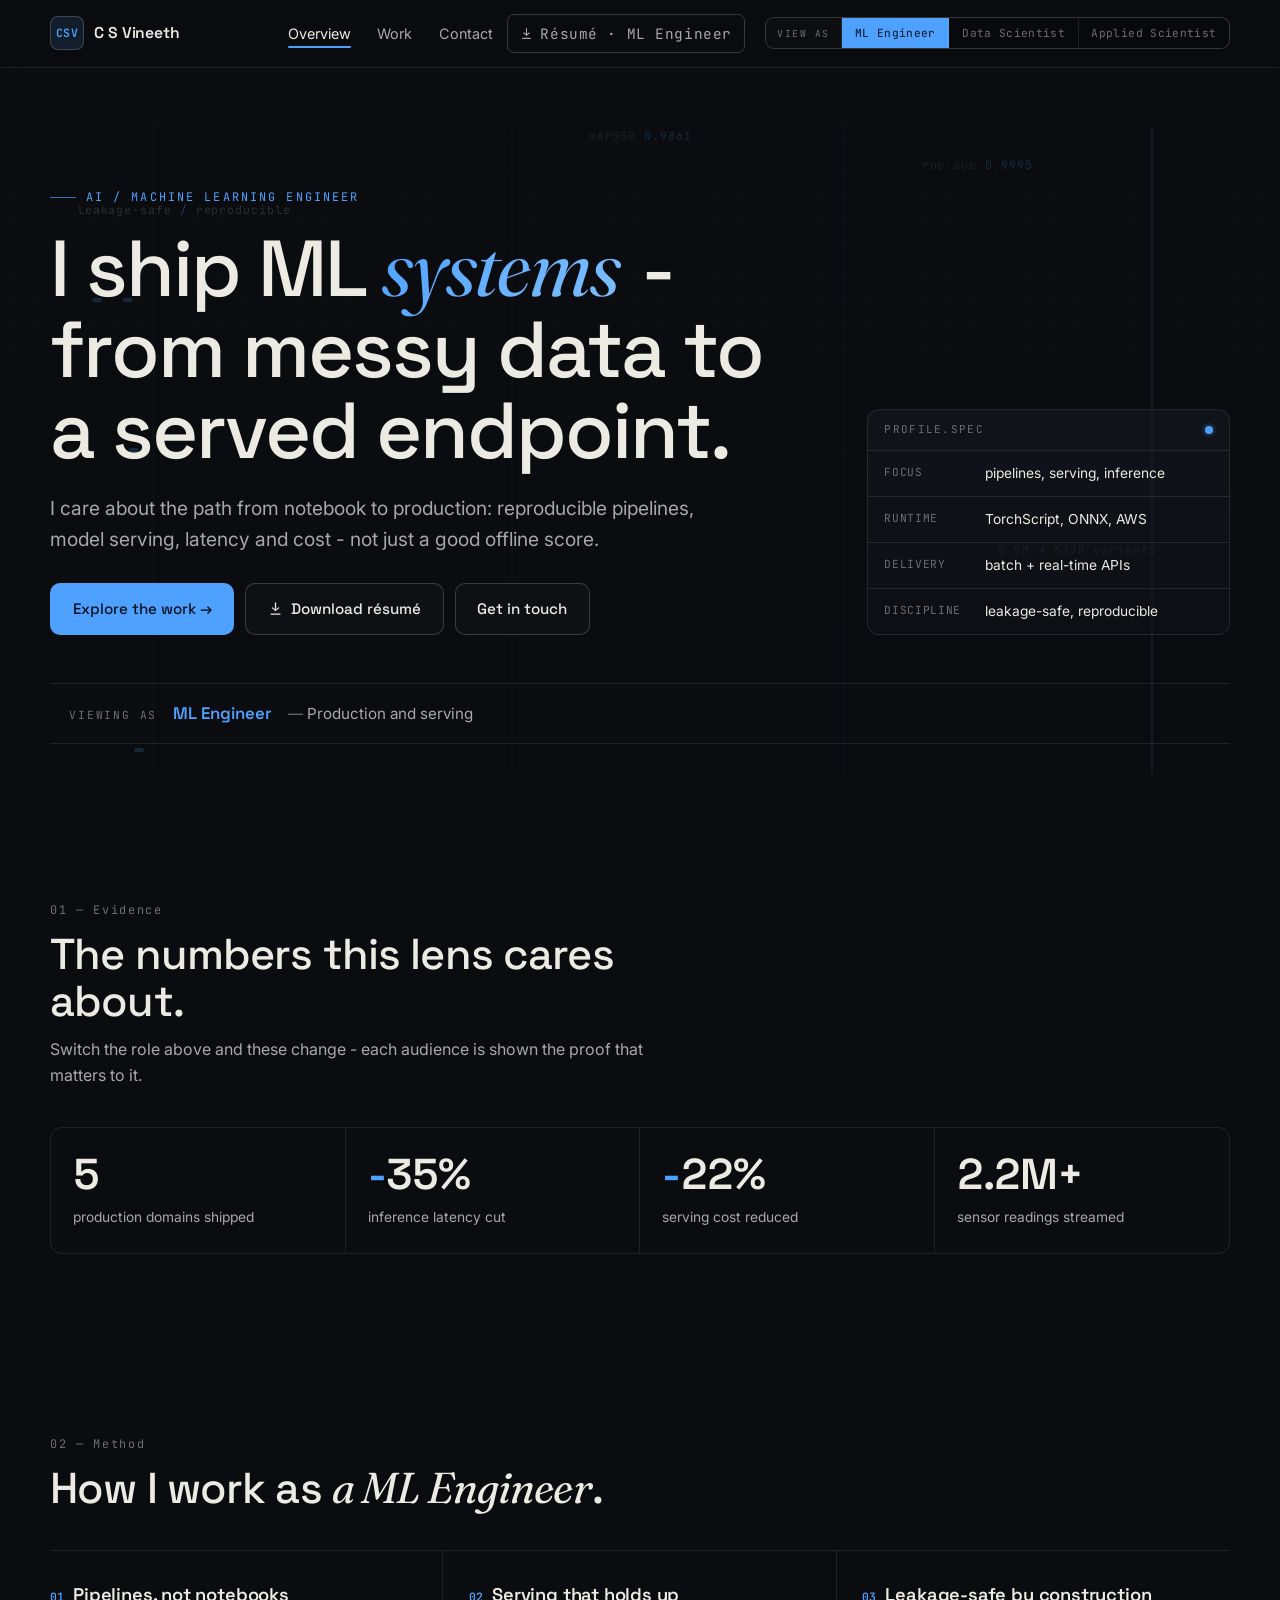
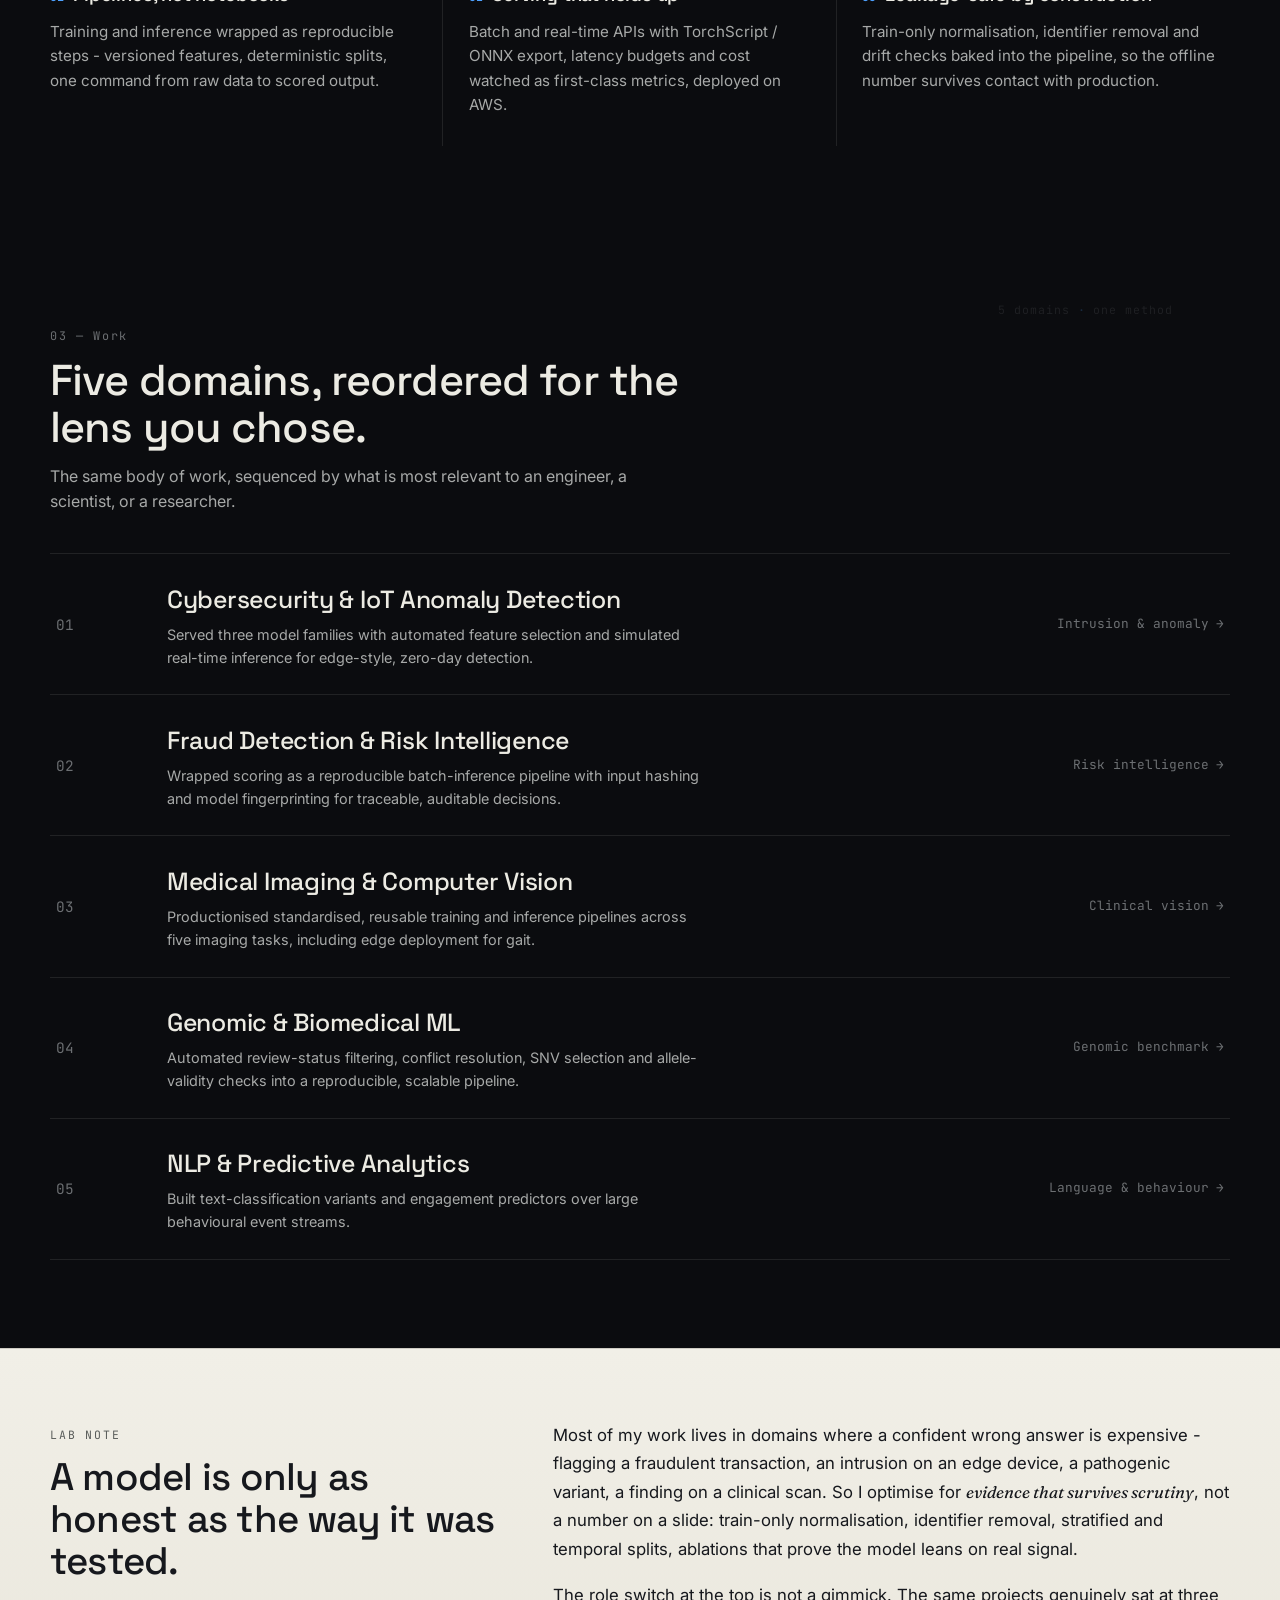
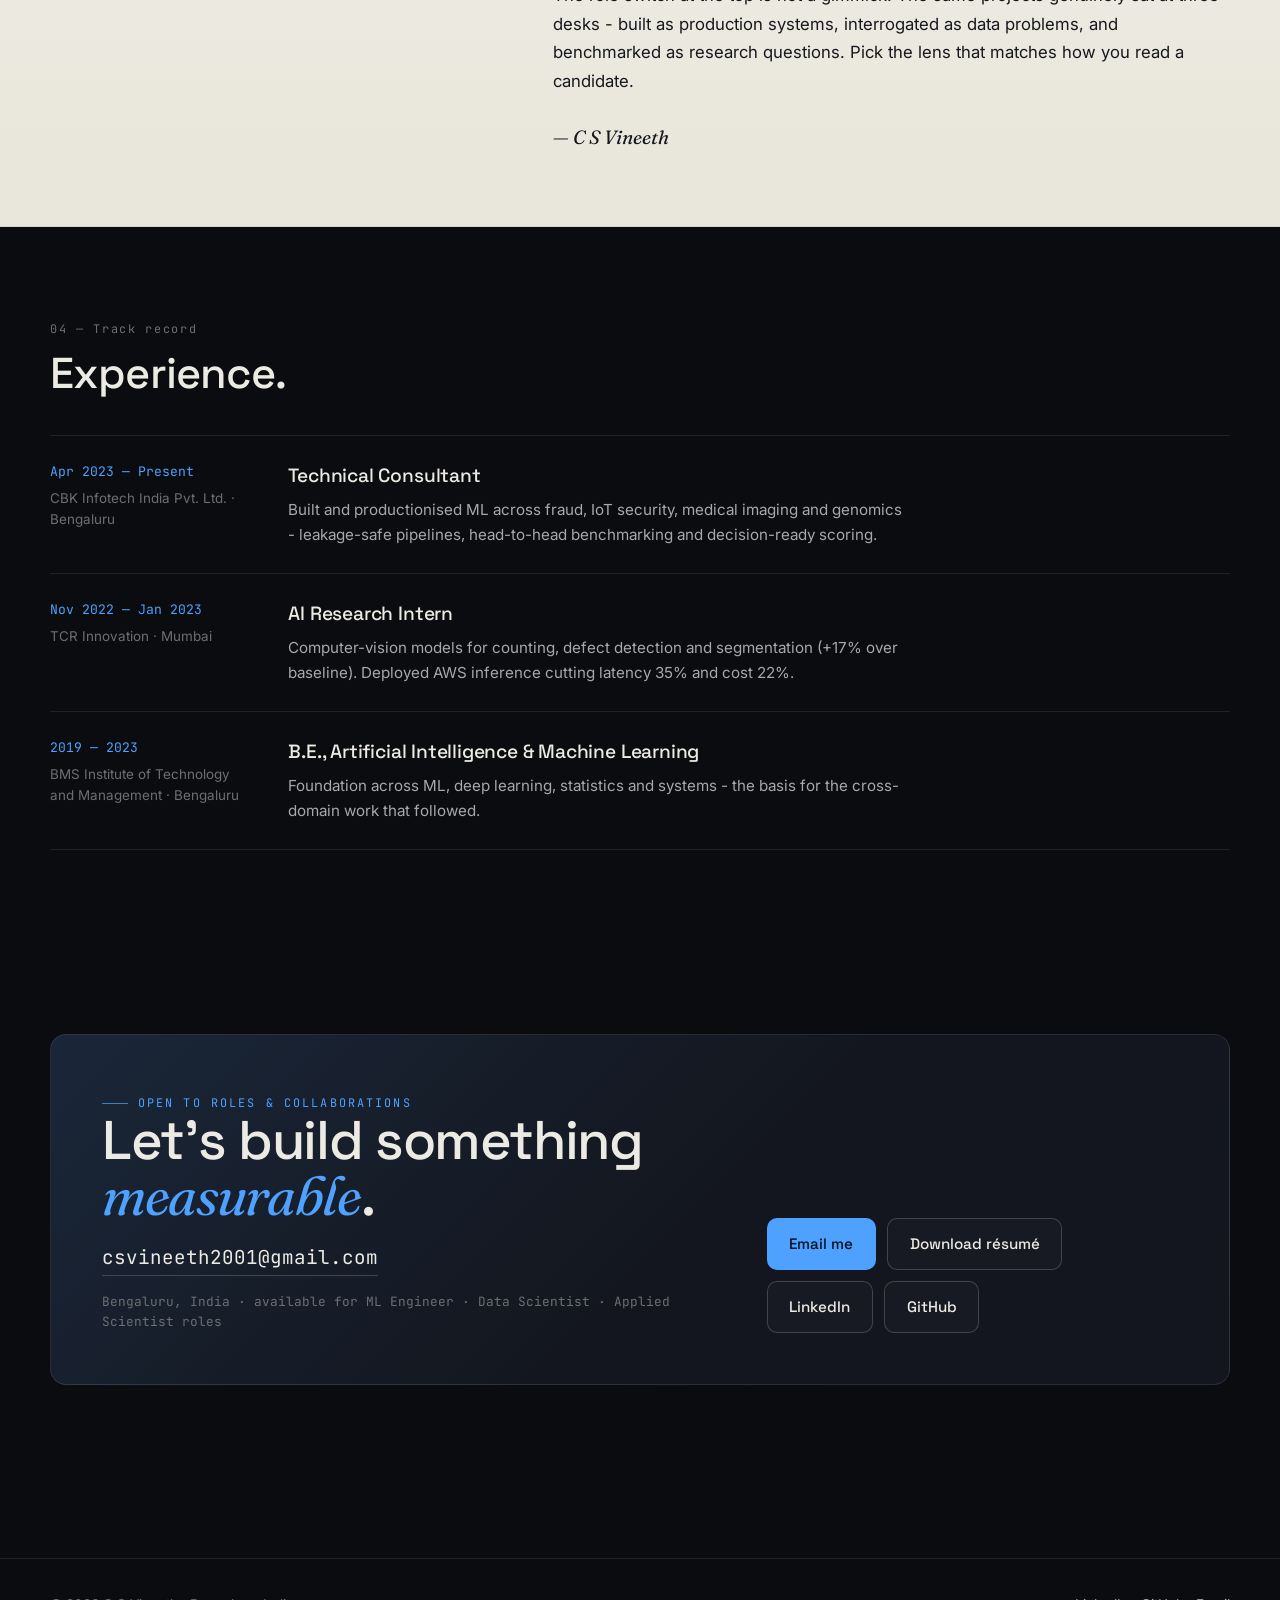
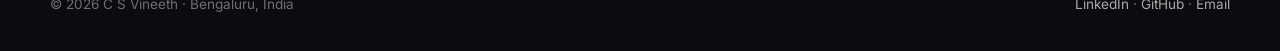
<file: index.html>
<!doctype html>
<html lang="en" data-role="ml">
<head>
  <meta charset="utf-8">
  <meta name="viewport" content="width=device-width, initial-scale=1">
  <title>C S Vineeth — AI/ML Engineer · Data Scientist · Applied Scientist</title>
  <meta name="description" content="Portfolio of C S Vineeth — AI/ML systems across fraud, cybersecurity, medical imaging and genomics. One person, three professional lenses: switch the view by role.">
  <link rel="preconnect" href="https://fonts.googleapis.com">
  <link rel="preconnect" href="https://fonts.gstatic.com" crossorigin>
  <link href="https://fonts.googleapis.com/css2?family=Fraunces:ital,opsz,wght@1,9..144,400;1,9..144,500&family=Space+Grotesk:wght@400;500;600;700&family=Inter:wght@400;500;600&family=JetBrains+Mono:wght@400;500&display=swap" rel="stylesheet">
  <link rel="stylesheet" href="styles.css">
</head>
<body data-page="home">
  <canvas class="scene-bg" aria-hidden="true"></canvas>

  <header class="site-header">
    <div class="wrap nav">
      <a class="brand" href="index.html">
        <span class="brand-mark">CSV</span>
        <span class="brand-text">C S Vineeth</span>
      </a>
      <button class="menu-btn" type="button" aria-label="Menu">Menu</button>
      <nav class="nav-links" aria-label="Primary">
        <a href="index.html" class="active">Overview</a>
        <a href="work.html">Work</a>
        <a href="contact.html">Contact</a>
        <a class="nav-download" data-resume href="resume/CS_Vineeth_ML_Engineer.pdf" download>
          <svg viewBox="0 0 24 24" fill="none" stroke="currentColor" stroke-width="2" stroke-linecap="round" stroke-linejoin="round" aria-hidden="true"><path d="M12 3v12"/><path d="m7 11 5 4 5-4"/><path d="M5 21h14"/></svg>
          <span data-resume-label>Résumé · ML Engineer</span>
        </a>
      </nav>
      <div class="role-switch" role="group" aria-label="View portfolio as">
        <button data-role="ml" aria-pressed="true">ML Engineer</button>
        <button data-role="ds" aria-pressed="false">Data Scientist</button>
        <button data-role="as" aria-pressed="false">Applied Scientist</button>
      </div>
    </div>
  </header>

  <main>
    <section class="hero">
      <div class="wrap">
        <div class="floaters" aria-hidden="true">
          <span class="float-label" style="--x:6%;--y:18%;--delay:0s;--dur:10s">leakage-safe <span class="fl-accent">/</span> reproducible</span>
          <span class="float-label dim" style="--x:72%;--y:12%;--delay:1.2s;--dur:12s">roc-auc <span class="fl-accent">0.9995</span></span>
          <span class="float-label" style="--x:78%;--y:64%;--delay:0.6s;--dur:9s">8.9M <span class="fl-accent">&#8594;</span> 637K variants</span>
          <span class="float-label dim" style="--x:10%;--y:74%;--delay:2s;--dur:11s">211K+ flows</span>
          <span class="float-label dim" style="--x:46%;--y:8%;--delay:1.6s;--dur:13s">mAP@50 <span class="fl-accent">0.9861</span></span>
        </div>
        <div class="hero-grid">
          <div>
            <p class="eyebrow" data-hero-eyebrow>AI / Machine Learning Engineer</p>
            <h1 data-hero-title>I ship ML <span class="serif-it">systems</span> - from messy data to a served endpoint.</h1>
            <p class="hero-statement" data-hero-statement></p>
            <div class="hero-actions" style="display:flex;flex-wrap:wrap;gap:0.7rem;margin-top:1.8rem;">
              <a class="btn primary" href="work.html">Explore the work &#8594;</a>
              <a class="btn ghost" data-resume href="resume/CS_Vineeth_ML_Engineer.pdf" download>
                <svg class="ic" viewBox="0 0 24 24" fill="none" stroke="currentColor" stroke-width="2" stroke-linecap="round" stroke-linejoin="round" aria-hidden="true"><path d="M12 3v12"/><path d="m7 11 5 4 5-4"/><path d="M5 21h14"/></svg>
                Download résumé
              </a>
              <a class="btn ghost" href="contact.html">Get in touch</a>
            </div>
          </div>
          <aside class="spec" aria-label="Profile spec">
            <div class="spec-head"><span>profile.spec</span><span class="dot"></span></div>
            <div data-spec></div>
          </aside>
        </div>

        <div class="mode-bar" aria-live="polite">
          <span class="label">Viewing as</span>
          <span class="role-name" data-mode-name>ML Engineer</span>
          <span class="role-mode" data-mode-mode>Production and serving</span>
        </div>
      </div>
    </section>

    <section class="section">
      <div class="wrap">
        <div class="section-head reveal">
          <span class="section-num">01 — Evidence</span>
          <h2>The numbers this lens cares about.</h2>
          <p data-when="unlocked">Switch the role above and these change - each audience is shown the proof that matters to it.</p>
          <p data-when="locked">Selected for the <span data-lock-role>ML Engineer</span> brief - the proof that matters for this role.</p>
        </div>
        <div class="metric-row reveal" data-metrics></div>
      </div>
    </section>

    <section class="section">
      <div class="wrap">
        <div class="section-head reveal">
          <span class="section-num">02 — Method</span>
          <h2>How I work as <span class="serif-it" data-approach-role>an ML Engineer</span>.</h2>
        </div>
        <div class="approach-grid reveal" data-approach></div>
      </div>
    </section>

    <section class="section">
      <div class="wrap">
        <div class="floaters" aria-hidden="true">
          <span class="float-label dim" style="--x:78%;--y:6%;--delay:0.3s;--dur:12s">5 domains <span class="fl-accent">·</span> one method</span>
        </div>
        <div class="section-head reveal">
          <span class="section-num">03 — Work</span>
          <h2>Five domains, reordered for the lens you chose.</h2>
          <p data-when="unlocked">The same body of work, sequenced by what is most relevant to an engineer, a scientist, or a researcher.</p>
          <p data-when="locked">The same body of work, ordered for <span data-lock-role>ML Engineer</span> priorities.</p>
        </div>
        <div class="domain-list reveal" data-domains></div>
      </div>
    </section>

    <section class="note-band">
      <div class="wrap note-inner reveal">
        <div>
          <span class="note-kicker">Lab note</span>
          <h2>A model is only as honest as the way it was tested.</h2>
        </div>
        <div class="note-body">
          <p>Most of my work lives in domains where a confident wrong answer is expensive - flagging a fraudulent transaction, an intrusion on an edge device, a pathogenic variant, a finding on a clinical scan. So I optimise for <span class="lead-mark">evidence that survives scrutiny</span>, not a number on a slide: train-only normalisation, identifier removal, stratified and temporal splits, ablations that prove the model leans on real signal.</p>
          <p data-when="unlocked">The role switch at the top is not a gimmick. The same projects genuinely sat at three desks - built as production systems, interrogated as data problems, and benchmarked as research questions. Pick the lens that matches how you read a candidate.</p>
          <p data-when="locked">These same projects sat at three desks - built as production systems, interrogated as data problems, and benchmarked as research questions. You are seeing the <span data-lock-role>ML Engineer</span> view of this work.</p>
          <p class="sig">— C S Vineeth</p>
        </div>
      </div>
    </section>

    <section class="section">
      <div class="wrap">
        <div class="section-head reveal">
          <span class="section-num">04 — Track record</span>
          <h2>Experience.</h2>
        </div>
        <div class="timeline reveal">
          <div class="tl-item">
            <div><div class="when">Apr 2023 — Present</div><div class="where">CBK Infotech India Pvt. Ltd. · Bengaluru</div></div>
            <div><h3>Technical Consultant</h3><p>Built and productionised ML across fraud, IoT security, medical imaging and genomics - leakage-safe pipelines, head-to-head benchmarking and decision-ready scoring.</p></div>
          </div>
          <div class="tl-item">
            <div><div class="when">Nov 2022 — Jan 2023</div><div class="where">TCR Innovation · Mumbai</div></div>
            <div><h3>AI Research Intern</h3><p>Computer-vision models for counting, defect detection and segmentation (+17% over baseline). Deployed AWS inference cutting latency 35% and cost 22%.</p></div>
          </div>
          <div class="tl-item">
            <div><div class="when">2019 — 2023</div><div class="where">BMS Institute of Technology and Management · Bengaluru</div></div>
            <div><h3>B.E., Artificial Intelligence &amp; Machine Learning</h3><p>Foundation across ML, deep learning, statistics and systems - the basis for the cross-domain work that followed.</p></div>
          </div>
        </div>
      </div>
    </section>

    <section class="contact-band">
      <div class="wrap">
        <div class="contact-inner reveal">
          <div>
            <span class="eyebrow">Open to roles &amp; collaborations</span>
            <h2>Let's build something <span class="serif-it">measurable</span>.</h2>
            <a class="mail" href="mailto:csvineeth2001@gmail.com">csvineeth2001@gmail.com</a>
            <p class="contact-meta">Bengaluru, India · available for ML Engineer · Data Scientist · Applied Scientist roles</p>
          </div>
          <div class="contact-actions">
            <a class="btn primary" href="mailto:csvineeth2001@gmail.com">Email me</a>
            <a class="btn ghost" data-resume href="resume/CS_Vineeth_ML_Engineer.pdf" download>Download résumé</a>
            <a class="btn ghost" href="https://www.linkedin.com/in/c-s-vineeth-751b74229/" target="_blank" rel="noopener">LinkedIn</a>
            <a class="btn ghost" href="https://github.com/Vineeth1007" target="_blank" rel="noopener">GitHub</a>
          </div>
        </div>
      </div>
    </section>
  </main>

  <footer class="site-footer">
    <div class="wrap footer-row">
      <span>© 2026 C S Vineeth · Bengaluru, India</span>
      <span>
        <a href="https://www.linkedin.com/in/c-s-vineeth-751b74229/" target="_blank" rel="noopener">LinkedIn</a> ·
        <a href="https://github.com/Vineeth1007" target="_blank" rel="noopener">GitHub</a> ·
        <a href="mailto:csvineeth2001@gmail.com">Email</a>
      </span>
    </div>
  </footer>

  <script src="data.js"></script>
  <script src="main.js"></script>
</body>
</html>
</file>
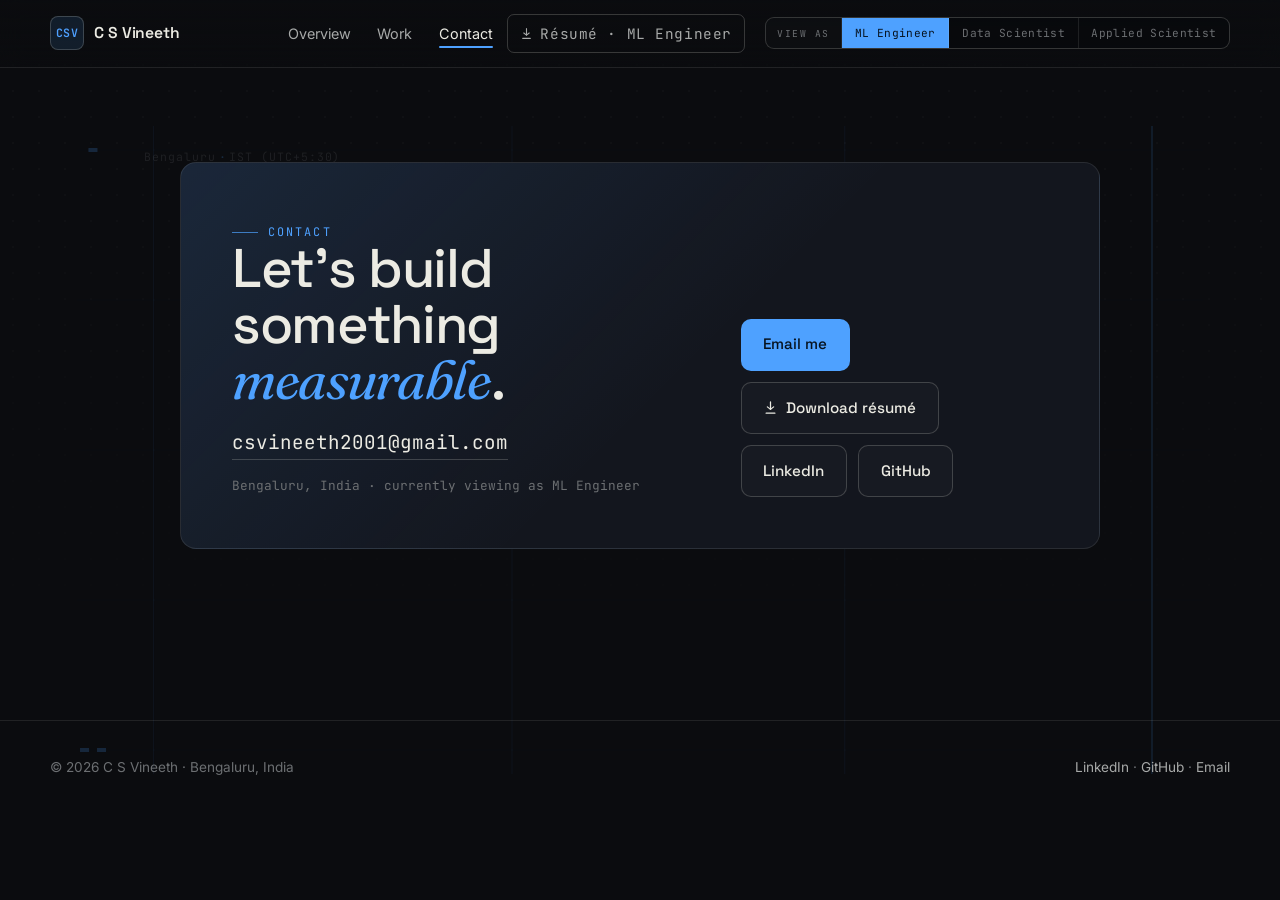
<file: contact.html>
<!doctype html>
<html lang="en" data-role="ml">
<head>
  <meta charset="utf-8">
  <meta name="viewport" content="width=device-width, initial-scale=1">
  <title>Contact — C S Vineeth</title>
  <meta name="description" content="Get in touch with C S Vineeth — AI/ML Engineer, Data Scientist, Applied Scientist. Bengaluru, India.">
  <link rel="preconnect" href="https://fonts.googleapis.com">
  <link rel="preconnect" href="https://fonts.gstatic.com" crossorigin>
  <link href="https://fonts.googleapis.com/css2?family=Fraunces:ital,opsz,wght@1,9..144,400;1,9..144,500&family=Space+Grotesk:wght@400;500;600;700&family=Inter:wght@400;500;600&family=JetBrains+Mono:wght@400;500&display=swap" rel="stylesheet">
  <link rel="stylesheet" href="styles.css">
</head>
<body data-page="contact">
  <canvas class="scene-bg" aria-hidden="true"></canvas>

  <header class="site-header">
    <div class="wrap nav">
      <a class="brand" href="index.html">
        <span class="brand-mark">CSV</span>
        <span class="brand-text">C S Vineeth</span>
      </a>
      <button class="menu-btn" type="button" aria-label="Menu">Menu</button>
      <nav class="nav-links" aria-label="Primary">
        <a href="index.html">Overview</a>
        <a href="work.html">Work</a>
        <a href="contact.html" class="active">Contact</a>
        <a class="nav-download" data-resume href="resume/CS_Vineeth_ML_Engineer.pdf" download>
          <svg viewBox="0 0 24 24" fill="none" stroke="currentColor" stroke-width="2" stroke-linecap="round" stroke-linejoin="round" aria-hidden="true"><path d="M12 3v12"/><path d="m7 11 5 4 5-4"/><path d="M5 21h14"/></svg>
          <span data-resume-label>Résumé · ML Engineer</span>
        </a>
      </nav>
      <div class="role-switch" role="group" aria-label="View portfolio as">
        <button data-role="ml" aria-pressed="true">ML Engineer</button>
        <button data-role="ds" aria-pressed="false">Data Scientist</button>
        <button data-role="as" aria-pressed="false">Applied Scientist</button>
      </div>
    </div>
  </header>

  <main>
    <section class="section wrap contact-page">
      <div class="floaters" aria-hidden="true">
        <span class="float-label dim" style="--x:8%;--y:14%;--delay:0s;--dur:11s">Bengaluru&#8201;<span class="fl-accent">·</span>&#8201;IST&nbsp;(UTC+5:30)</span>
        <span class="float-label dim" style="--x:70%;--y:78%;--delay:1.4s;--dur:13s">open&nbsp;to&#8201;<span class="fl-accent">3</span>&#8201;role&nbsp;lenses</span>
      </div>
      <div class="contact-inner reveal" style="max-width:920px;">
        <div>
          <span class="eyebrow">Contact</span>
          <h2>Let's build something <span class="serif-it">measurable</span>.</h2>
          <a class="mail" href="mailto:csvineeth2001@gmail.com">csvineeth2001@gmail.com</a>
          <p class="contact-meta" data-mode-line>Bengaluru, India · currently viewing as ML Engineer</p>
        </div>
        <div class="contact-actions">
          <a class="btn primary" href="mailto:csvineeth2001@gmail.com">Email me</a>
          <a class="btn ghost" data-resume href="resume/CS_Vineeth_ML_Engineer.pdf" download>
            <svg class="ic" viewBox="0 0 24 24" fill="none" stroke="currentColor" stroke-width="2" stroke-linecap="round" stroke-linejoin="round" aria-hidden="true"><path d="M12 3v12"/><path d="m7 11 5 4 5-4"/><path d="M5 21h14"/></svg>
            Download résumé
          </a>
          <a class="btn ghost" href="https://www.linkedin.com/in/c-s-vineeth-751b74229/" target="_blank" rel="noopener">LinkedIn</a>
          <a class="btn ghost" href="https://github.com/Vineeth1007" target="_blank" rel="noopener">GitHub</a>
        </div>
      </div>
    </section>
  </main>

  <footer class="site-footer">
    <div class="wrap footer-row">
      <span>© 2026 C S Vineeth · Bengaluru, India</span>
      <span>
        <a href="https://www.linkedin.com/in/c-s-vineeth-751b74229/" target="_blank" rel="noopener">LinkedIn</a> ·
        <a href="https://github.com/Vineeth1007" target="_blank" rel="noopener">GitHub</a> ·
        <a href="mailto:csvineeth2001@gmail.com">Email</a>
      </span>
    </div>
  </footer>

  <script src="data.js"></script>
  <script src="main.js"></script>
</body>
</html>
</file>
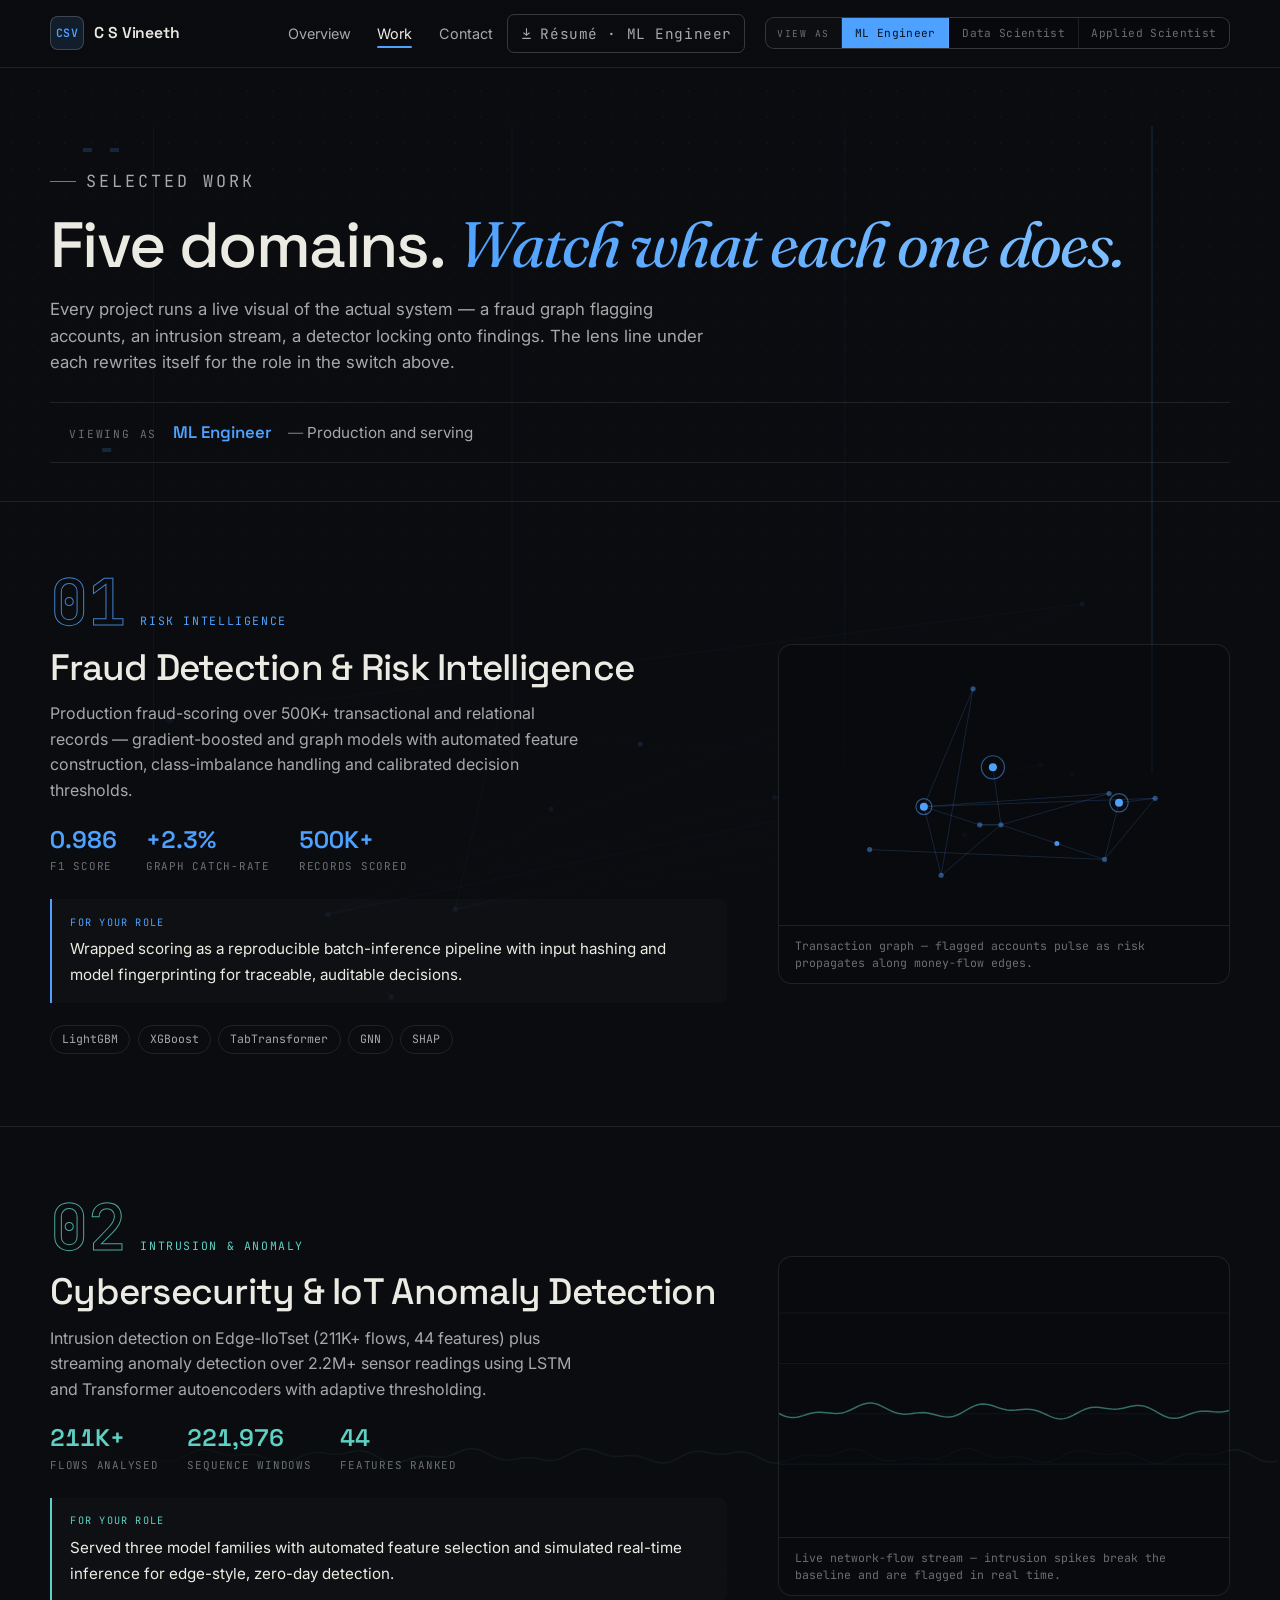
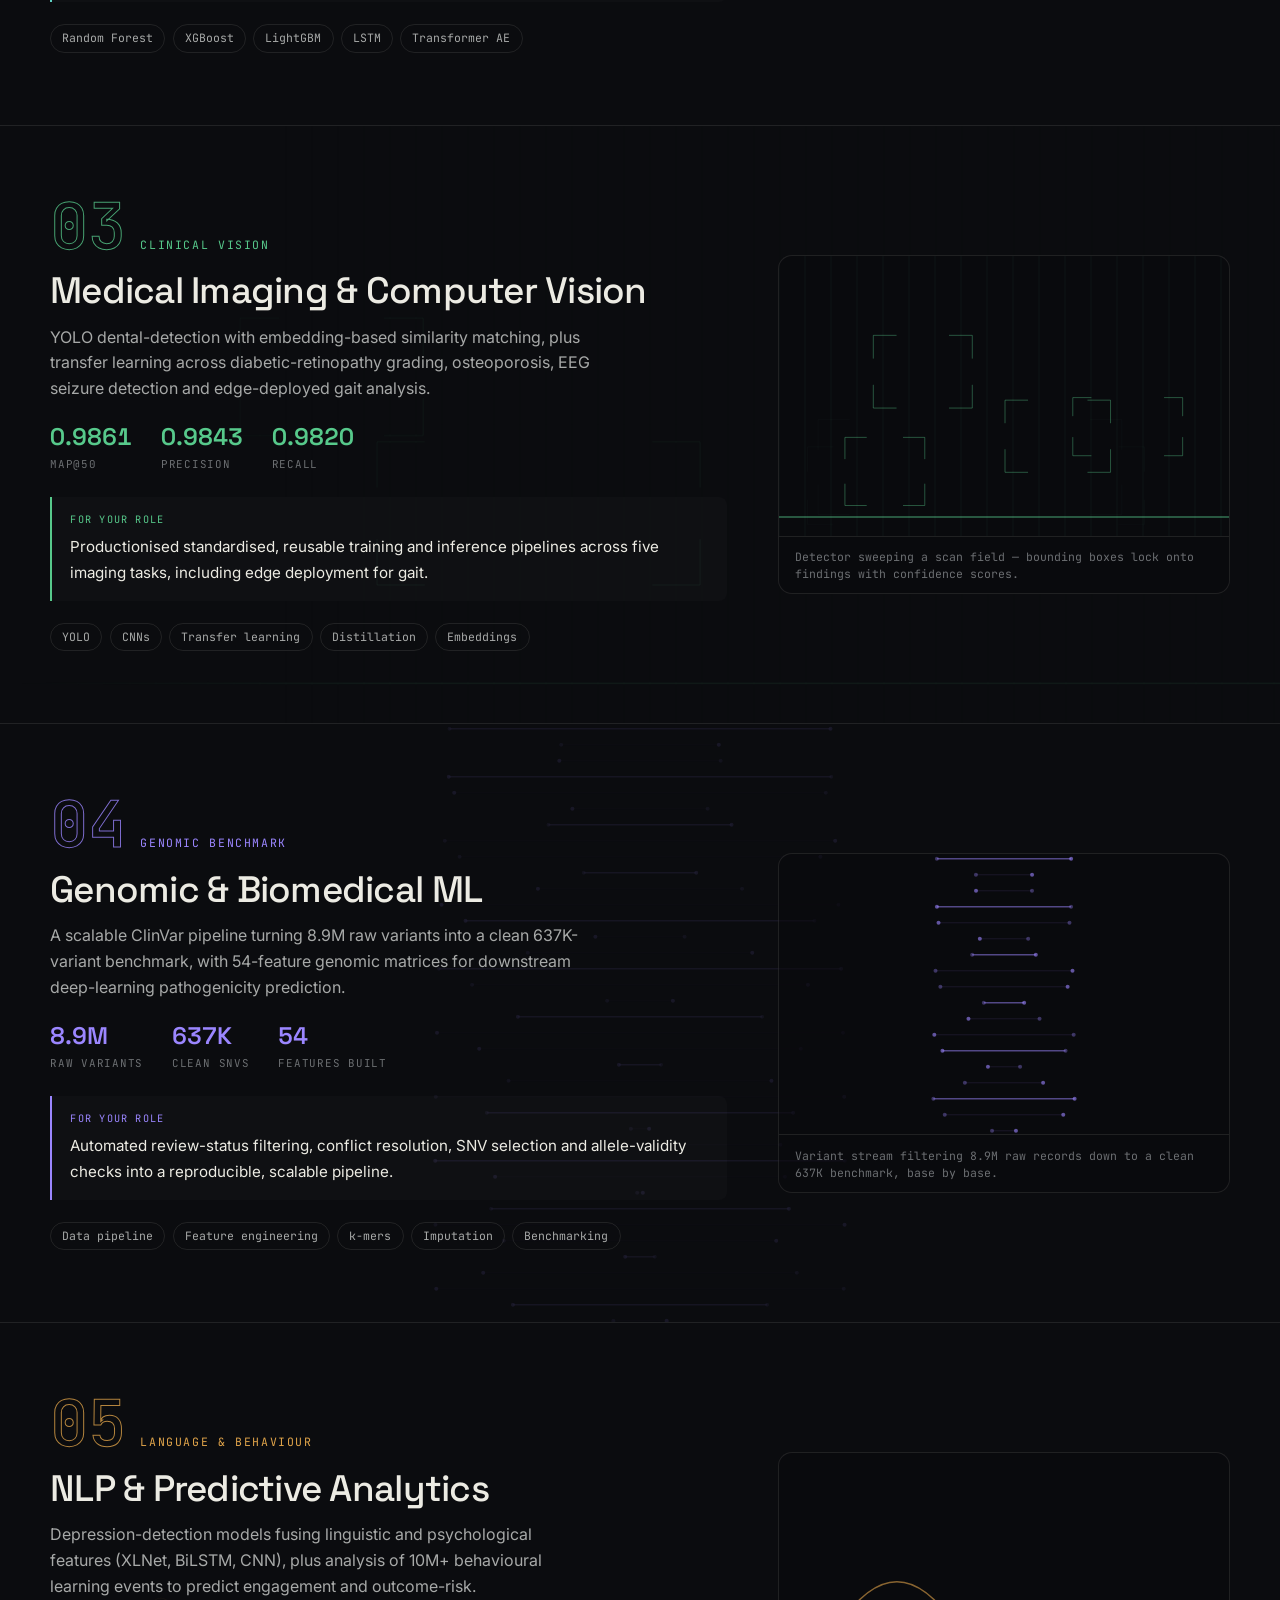
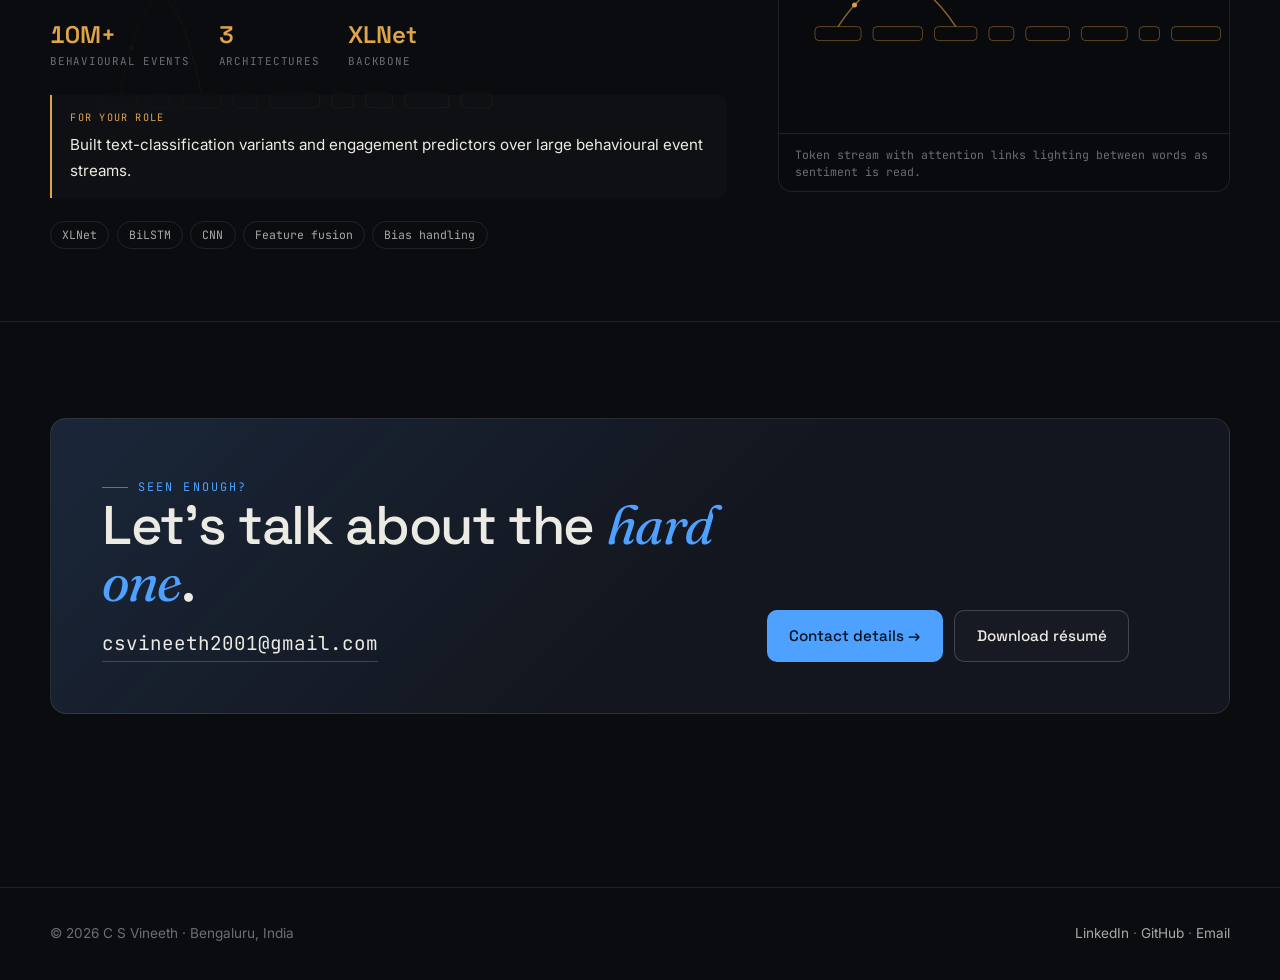
<file: work.html>
<!doctype html>
<html lang="en" data-role="ml">
<head>
  <meta charset="utf-8">
  <meta name="viewport" content="width=device-width, initial-scale=1">
  <title>Work — C S Vineeth</title>
  <meta name="description" content="Projects by C S Vineeth across fraud, cybersecurity, medical imaging, genomics and NLP — each with a live visual of what the system actually does.">
  <link rel="preconnect" href="https://fonts.googleapis.com">
  <link rel="preconnect" href="https://fonts.gstatic.com" crossorigin>
  <link href="https://fonts.googleapis.com/css2?family=Fraunces:ital,opsz,wght@1,9..144,400;1,9..144,500&family=Space+Grotesk:wght@400;500;600;700&family=Inter:wght@400;500;600&family=JetBrains+Mono:wght@400;500&display=swap" rel="stylesheet">
  <link rel="stylesheet" href="styles.css">
</head>
<body data-page="work">
  <canvas class="scene-bg" aria-hidden="true"></canvas>

  <header class="site-header">
    <div class="wrap nav">
      <a class="brand" href="index.html">
        <span class="brand-mark">CSV</span>
        <span class="brand-text">C S Vineeth</span>
      </a>
      <button class="menu-btn" type="button" aria-label="Menu">Menu</button>
      <nav class="nav-links" aria-label="Primary">
        <a href="index.html">Overview</a>
        <a href="work.html" class="active">Work</a>
        <a href="contact.html">Contact</a>
        <a class="nav-download" data-resume href="resume/CS_Vineeth_ML_Engineer.pdf" download>
          <svg viewBox="0 0 24 24" fill="none" stroke="currentColor" stroke-width="2" stroke-linecap="round" stroke-linejoin="round" aria-hidden="true"><path d="M12 3v12"/><path d="m7 11 5 4 5-4"/><path d="M5 21h14"/></svg>
          <span data-resume-label>Résumé · ML Engineer</span>
        </a>
      </nav>
      <div class="role-switch" role="group" aria-label="View portfolio as">
        <button data-role="ml" aria-pressed="true">ML Engineer</button>
        <button data-role="ds" aria-pressed="false">Data Scientist</button>
        <button data-role="as" aria-pressed="false">Applied Scientist</button>
      </div>
    </div>
  </header>

  <main>
    <section class="work-intro">
      <div class="wrap">
        <div class="floaters" aria-hidden="true">
          <span class="float-label dim" style="--x:74%;--y:22%;--delay:0.4s;--dur:11s">same&nbsp;work&#8201;<span class="fl-accent">·</span>&#8201;your&nbsp;framing</span>
        </div>
        <p class="eyebrow">Selected work</p>
        <h1>Five domains. <span class="serif-it">Watch what each one does.</span></h1>
        <p data-when="unlocked">Every project runs a live visual of the actual system — a fraud graph flagging accounts, an intrusion stream, a detector locking onto findings. The lens line under each rewrites itself for the role in the switch above.</p>
        <p data-when="locked">Every project runs a live visual of the actual system — a fraud graph flagging accounts, an intrusion stream, a detector locking onto findings. Everything below is framed for the <span data-lock-role>ML Engineer</span> role.</p>
        <div class="mode-bar" style="margin-top:1.6rem;">
          <span class="label">Viewing as</span>
          <span class="role-name" data-mode-name>ML Engineer</span>
          <span class="role-mode" data-mode-mode>Production &amp; serving</span>
        </div>
      </div>
    </section>

    <!-- 01 FRAUD -->
    <article class="project" style="--proj-accent:#4ea1ff;" data-lens="fraud" data-viz="fraud" data-accent="#4ea1ff" id="fraud">
      <div class="wrap proj-inner">
        <div>
          <div class="p-index"><span class="p-no">01</span><span class="p-tag">Risk intelligence</span></div>
          <h3>Fraud Detection &amp; Risk Intelligence</h3>
          <p class="p-desc">Production fraud-scoring over 500K+ transactional and relational records — gradient-boosted and graph models with automated feature construction, class-imbalance handling and calibrated decision thresholds.</p>
          <div class="p-metrics">
            <div><div class="v">0.986</div><div class="k">F1 score</div></div>
            <div><div class="v">+2.3%</div><div class="k">graph catch-rate</div></div>
            <div><div class="v">500K+</div><div class="k">records scored</div></div>
          </div>
          <div class="p-lens"><span class="lens-tag">For your role</span><span class="lens-body"></span></div>
          <div class="p-stack"><span class="tag">LightGBM</span><span class="tag">XGBoost</span><span class="tag">TabTransformer</span><span class="tag">GNN</span><span class="tag">SHAP</span></div>
        </div>
        <figure class="p-figure" data-viz="fraud" data-accent="#4ea1ff">
          <figcaption>Transaction graph — flagged accounts pulse as risk propagates along money-flow edges.</figcaption>
        </figure>
      </div>
    </article>

    <!-- 02 CYBER -->
    <article class="project" style="--proj-accent:#5fd0c4;" data-lens="cyber" data-viz="intrusion" data-accent="#5fd0c4" id="cyber">
      <div class="wrap proj-inner">
        <div>
          <div class="p-index"><span class="p-no">02</span><span class="p-tag">Intrusion &amp; anomaly</span></div>
          <h3>Cybersecurity &amp; IoT Anomaly Detection</h3>
          <p class="p-desc">Intrusion detection on Edge-IIoTset (211K+ flows, 44 features) plus streaming anomaly detection over 2.2M+ sensor readings using LSTM and Transformer autoencoders with adaptive thresholding.</p>
          <div class="p-metrics">
            <div><div class="v">211K+</div><div class="k">flows analysed</div></div>
            <div><div class="v">221,976</div><div class="k">sequence windows</div></div>
            <div><div class="v">44</div><div class="k">features ranked</div></div>
          </div>
          <div class="p-lens"><span class="lens-tag">For your role</span><span class="lens-body"></span></div>
          <div class="p-stack"><span class="tag">Random Forest</span><span class="tag">XGBoost</span><span class="tag">LightGBM</span><span class="tag">LSTM</span><span class="tag">Transformer AE</span></div>
        </div>
        <figure class="p-figure" data-viz="intrusion" data-accent="#5fd0c4">
          <figcaption>Live network-flow stream — intrusion spikes break the baseline and are flagged in real time.</figcaption>
        </figure>
      </div>
    </article>

    <!-- 03 VISION -->
    <article class="project" style="--proj-accent:#57c98b;" data-lens="vision" data-viz="vision" data-accent="#57c98b" id="vision">
      <div class="wrap proj-inner">
        <div>
          <div class="p-index"><span class="p-no">03</span><span class="p-tag">Clinical vision</span></div>
          <h3>Medical Imaging &amp; Computer Vision</h3>
          <p class="p-desc">YOLO dental-detection with embedding-based similarity matching, plus transfer learning across diabetic-retinopathy grading, osteoporosis, EEG seizure detection and edge-deployed gait analysis.</p>
          <div class="p-metrics">
            <div><div class="v">0.9861</div><div class="k">mAP@50</div></div>
            <div><div class="v">0.9843</div><div class="k">precision</div></div>
            <div><div class="v">0.9820</div><div class="k">recall</div></div>
          </div>
          <div class="p-lens"><span class="lens-tag">For your role</span><span class="lens-body"></span></div>
          <div class="p-stack"><span class="tag">YOLO</span><span class="tag">CNNs</span><span class="tag">Transfer learning</span><span class="tag">Distillation</span><span class="tag">Embeddings</span></div>
        </div>
        <figure class="p-figure" data-viz="vision" data-accent="#57c98b">
          <figcaption>Detector sweeping a scan field — bounding boxes lock onto findings with confidence scores.</figcaption>
        </figure>
      </div>
    </article>

    <!-- 04 GENOMICS -->
    <article class="project" style="--proj-accent:#9b86ff;" data-lens="genomics" data-viz="genomics" data-accent="#9b86ff" id="genomics">
      <div class="wrap proj-inner">
        <div>
          <div class="p-index"><span class="p-no">04</span><span class="p-tag">Genomic benchmark</span></div>
          <h3>Genomic &amp; Biomedical ML</h3>
          <p class="p-desc">A scalable ClinVar pipeline turning 8.9M raw variants into a clean 637K-variant benchmark, with 54-feature genomic matrices for downstream deep-learning pathogenicity prediction.</p>
          <div class="p-metrics">
            <div><div class="v">8.9M</div><div class="k">raw variants</div></div>
            <div><div class="v">637K</div><div class="k">clean SNVs</div></div>
            <div><div class="v">54</div><div class="k">features built</div></div>
          </div>
          <div class="p-lens"><span class="lens-tag">For your role</span><span class="lens-body"></span></div>
          <div class="p-stack"><span class="tag">Data pipeline</span><span class="tag">Feature engineering</span><span class="tag">k-mers</span><span class="tag">Imputation</span><span class="tag">Benchmarking</span></div>
        </div>
        <figure class="p-figure" data-viz="genomics" data-accent="#9b86ff">
          <figcaption>Variant stream filtering 8.9M raw records down to a clean 637K benchmark, base by base.</figcaption>
        </figure>
      </div>
    </article>

    <!-- 05 NLP -->
    <article class="project" style="--proj-accent:#e0a44a;" data-lens="nlp" data-viz="nlp" data-accent="#e0a44a" id="nlp">
      <div class="wrap proj-inner">
        <div>
          <div class="p-index"><span class="p-no">05</span><span class="p-tag">Language &amp; behaviour</span></div>
          <h3>NLP &amp; Predictive Analytics</h3>
          <p class="p-desc">Depression-detection models fusing linguistic and psychological features (XLNet, BiLSTM, CNN), plus analysis of 10M+ behavioural learning events to predict engagement and outcome-risk.</p>
          <div class="p-metrics">
            <div><div class="v">10M+</div><div class="k">behavioural events</div></div>
            <div><div class="v">3</div><div class="k">architectures</div></div>
            <div><div class="v">XLNet</div><div class="k">backbone</div></div>
          </div>
          <div class="p-lens"><span class="lens-tag">For your role</span><span class="lens-body"></span></div>
          <div class="p-stack"><span class="tag">XLNet</span><span class="tag">BiLSTM</span><span class="tag">CNN</span><span class="tag">Feature fusion</span><span class="tag">Bias handling</span></div>
        </div>
        <figure class="p-figure" data-viz="nlp" data-accent="#e0a44a">
          <figcaption>Token stream with attention links lighting between words as sentiment is read.</figcaption>
        </figure>
      </div>
    </article>

    <section class="contact-band">
      <div class="wrap">
        <div class="contact-inner reveal">
          <div>
            <span class="eyebrow">Seen enough?</span>
            <h2>Let's talk about the <span class="serif-it">hard one</span>.</h2>
            <a class="mail" href="mailto:csvineeth2001@gmail.com">csvineeth2001@gmail.com</a>
          </div>
          <div class="contact-actions">
            <a class="btn primary" href="contact.html">Contact details →</a>
            <a class="btn ghost" data-resume href="resume/CS_Vineeth_ML_Engineer.pdf" download>Download résumé</a>
          </div>
        </div>
      </div>
    </section>
  </main>

  <footer class="site-footer">
    <div class="wrap footer-row">
      <span>© 2026 C S Vineeth · Bengaluru, India</span>
      <span>
        <a href="https://www.linkedin.com/in/c-s-vineeth-751b74229/" target="_blank" rel="noopener">LinkedIn</a> ·
        <a href="https://github.com/Vineeth1007" target="_blank" rel="noopener">GitHub</a> ·
        <a href="mailto:csvineeth2001@gmail.com">Email</a>
      </span>
    </div>
  </footer>

  <script src="data.js"></script>
  <script src="main.js"></script>
</body>
</html>
</file>
<file: styles.css>
/* =====================================================================
   C S Vineeth — Portfolio 3
   Editorial / lab aesthetic. One person, three lenses.
   Human-made, not template-generated: real type hierarchy, asymmetry,
   restrained colour, meaningful motion. Accent swapped per role.
   ===================================================================== */

:root {
  --ink-0: #0b0c0f;
  --ink-1: #101218;
  --ink-2: #161922;
  --panel: #13161e;
  --line: rgba(233, 232, 224, 0.10);
  --line-strong: rgba(233, 232, 224, 0.20);

  --paper-0: #f1efe7;
  --paper-1: #e8e5da;
  --paper-line: rgba(20, 22, 27, 0.12);
  --paper-ink: #16181d;
  --paper-muted: #595c5a;

  --text: #ecebe3;
  --text-dim: #a7a9a8;
  --text-faint: #6c6f72;

  --accent: #4ea1ff;
  --accent-2: #7fc0ff;
  --accent-ink: #06121f;
  --accent-soft: rgba(78, 161, 255, 0.12);

  --maxw: 1180px;
  --gutter: clamp(1.25rem, 4vw, 3rem);

  --font-display: "Space Grotesk", "Segoe UI", system-ui, sans-serif;
  --font-serif: "Fraunces", Georgia, "Times New Roman", serif;
  --font-body: "Inter", system-ui, -apple-system, sans-serif;
  --font-mono: "JetBrains Mono", ui-monospace, "SFMono-Regular", Consolas, monospace;

  --ease: cubic-bezier(0.22, 1, 0.36, 1);
}

[data-role="ml"] { --accent: #4ea1ff; --accent-2: #7fc0ff; --accent-ink: #06121f; --accent-soft: rgba(78,161,255,0.12); }
[data-role="ds"] { --accent: #e0a44a; --accent-2: #f0c074; --accent-ink: #211603; --accent-soft: rgba(224,164,74,0.13); }
[data-role="as"] { --accent: #9b86ff; --accent-2: #bcacff; --accent-ink: #120a26; --accent-soft: rgba(155,134,255,0.14); }

* { box-sizing: border-box; margin: 0; padding: 0; }
html { scroll-behavior: smooth; -webkit-text-size-adjust: 100%; }

body {
  font-family: var(--font-body);
  background: var(--ink-0);
  color: var(--text);
  line-height: 1.6;
  font-size: 16px;
  -webkit-font-smoothing: antialiased;
  text-rendering: optimizeLegibility;
  overflow-x: hidden;
  min-height: 100vh;
}

body::before {
  content: "";
  position: fixed;
  inset: 0;
  z-index: -1;
  pointer-events: none;
  background-image: radial-gradient(rgba(236, 235, 227, 0.05) 1px, transparent 1px);
  background-size: 26px 26px;
  -webkit-mask-image: linear-gradient(180deg, rgba(0,0,0,0.6), rgba(0,0,0,0.15) 60%, transparent);
  mask-image: linear-gradient(180deg, rgba(0,0,0,0.6), rgba(0,0,0,0.15) 60%, transparent);
}

a { color: inherit; text-decoration: none; }
::selection { background: var(--accent); color: var(--accent-ink); }
a:focus-visible, button:focus-visible { outline: 2px solid var(--accent); outline-offset: 3px; border-radius: 2px; }

.scene-bg {
  position: fixed;
  inset: 0;
  z-index: -2;
  width: 100%;
  height: 100%;
  display: block;
  opacity: 0.22;
  transition: opacity 0.8s var(--ease);
}

.wrap { width: min(100% - 2 * var(--gutter), var(--maxw)); margin-inline: auto; }

/* header */
.site-header {
  position: sticky; top: 0; z-index: 50;
  background: linear-gradient(180deg, rgba(11, 12, 15, 0.92), rgba(11, 12, 15, 0.55));
  backdrop-filter: blur(12px);
  border-bottom: 1px solid var(--line);
}
.nav { display: flex; align-items: center; gap: 1.25rem; padding: 0.85rem 0; }
.brand { display: flex; align-items: center; gap: 0.65rem; font-family: var(--font-display); font-weight: 600; }
.brand-mark {
  display: grid; place-items: center; width: 34px; height: 34px;
  border: 1px solid var(--line-strong); border-radius: 8px;
  font-family: var(--font-mono); font-size: 0.72rem; letter-spacing: 0.04em;
  color: var(--accent); background: var(--accent-soft);
  transition: color 0.5s var(--ease), background 0.5s var(--ease), border-color 0.5s var(--ease);
}
.brand-text { font-size: 0.98rem; letter-spacing: -0.01em; }

.nav-links { display: flex; align-items: center; gap: 0.15rem; margin-left: auto; }
.nav-links a { position: relative; color: var(--text-dim); font-size: 0.9rem; padding: 0.45rem 0.75rem; border-radius: 7px; transition: color 0.25s, background 0.25s; }
.nav-links a:hover { color: var(--text); }
.nav-links a.active { color: var(--text); }
.nav-links a.active::after { content: ""; position: absolute; left: 0.75rem; right: 0.75rem; bottom: 0.25rem; height: 2px; border-radius: 2px; background: var(--accent); }

.role-switch {
  display: flex; align-items: stretch; gap: 0;
  border: 1px solid var(--line-strong); border-radius: 9px; overflow: hidden;
  background: rgba(8, 9, 12, 0.6);
}
.role-switch::before {
  content: "VIEW AS"; display: grid; place-items: center; padding: 0 0.7rem;
  font-family: var(--font-mono); font-size: 0.6rem; letter-spacing: 0.16em;
  color: var(--text-faint); border-right: 1px solid var(--line); background: rgba(255,255,255,0.02);
}
.role-switch button {
  font-family: var(--font-mono); font-size: 0.7rem; letter-spacing: 0.03em;
  color: var(--text-faint); background: none; border: 0; border-right: 1px solid var(--line);
  padding: 0.5rem 0.8rem; cursor: pointer; transition: color 0.25s, background 0.25s; white-space: nowrap;
}
.role-switch button:last-child { border-right: 0; }
.role-switch button:hover { color: var(--text-dim); background: rgba(255,255,255,0.03); }
.role-switch button[aria-pressed="true"] { color: var(--accent-ink); background: var(--accent); }

.menu-btn { display: none; margin-left: auto; background: none; border: 1px solid var(--line-strong); color: var(--text); border-radius: 8px; padding: 0.45rem 0.7rem; cursor: pointer; font-size: 0.82rem; }

/* buttons */
.btn {
  display: inline-flex; align-items: center; gap: 0.5rem;
  font-family: var(--font-display); font-weight: 500; font-size: 0.95rem;
  padding: 0.8rem 1.35rem; border-radius: 10px; border: 1px solid transparent; cursor: pointer;
  transition: transform 0.3s var(--ease), background 0.3s, border-color 0.3s, color 0.3s;
}
.btn.primary { color: var(--accent-ink); background: var(--accent); }
.btn.primary:hover { transform: translateY(-2px); background: var(--accent-2); }
.btn.ghost { color: var(--text); border-color: var(--line-strong); background: rgba(255,255,255,0.02); }
.btn.ghost:hover { transform: translateY(-2px); border-color: var(--accent); color: var(--accent); }

/* type kit */
.eyebrow { font-family: var(--font-mono); font-size: 0.74rem; letter-spacing: 0.18em; text-transform: uppercase; color: var(--accent); display: inline-flex; align-items: center; gap: 0.6rem; }
.eyebrow::before { content: ""; width: 26px; height: 1px; background: currentColor; opacity: 0.7; }
.serif-it { font-family: var(--font-serif); font-style: italic; font-weight: 400; }

/* hero */
.hero { position: relative; padding: clamp(3.5rem, 9vw, 7rem) 0 clamp(2.5rem, 5vw, 4rem); }
.hero-grid { display: grid; grid-template-columns: minmax(0, 1.35fr) minmax(280px, 0.65fr); gap: clamp(2rem, 5vw, 4.5rem); align-items: end; }
.hero h1 { font-family: var(--font-display); font-weight: 500; font-size: clamp(2.5rem, 6.2vw, 5rem); line-height: 1.02; letter-spacing: -0.025em; margin: 1.1rem 0 1.3rem; max-width: 16ch; }
.hero h1 .serif-it { font-size: 1.04em; letter-spacing: -0.01em; background: linear-gradient(120deg, var(--accent), var(--accent-2)); -webkit-background-clip: text; background-clip: text; color: transparent; padding-right: 0.06em; }
.hero-statement { font-size: clamp(1.02rem, 1.7vw, 1.2rem); color: var(--text-dim); max-width: 54ch; line-height: 1.6; }

.spec { border: 1px solid var(--line); border-radius: 12px; background: linear-gradient(180deg, rgba(22,25,34,0.6), rgba(16,18,24,0.6)); overflow: hidden; }
.spec-head { display: flex; align-items: center; justify-content: space-between; padding: 0.7rem 1rem; border-bottom: 1px solid var(--line); font-family: var(--font-mono); font-size: 0.68rem; letter-spacing: 0.12em; text-transform: uppercase; color: var(--text-faint); }
.spec-head .dot { width: 8px; height: 8px; border-radius: 50%; background: var(--accent); box-shadow: 0 0 0 3px var(--accent-soft); }
.spec-row { display: grid; grid-template-columns: 88px 1fr; gap: 0.8rem; padding: 0.72rem 1rem; border-bottom: 1px solid var(--line); font-size: 0.86rem; }
.spec-row:last-child { border-bottom: 0; }
.spec-row .k { font-family: var(--font-mono); font-size: 0.7rem; letter-spacing: 0.06em; text-transform: uppercase; color: var(--text-faint); align-self: center; }
.spec-row .v { color: var(--text); }

.mode-bar { display: flex; flex-wrap: wrap; align-items: baseline; gap: 0.6rem 1rem; margin-top: clamp(2rem, 4vw, 3rem); padding: 1rem 1.2rem; border-top: 1px solid var(--line); border-bottom: 1px solid var(--line); }
.mode-bar .label { font-family: var(--font-mono); font-size: 0.7rem; letter-spacing: 0.16em; text-transform: uppercase; color: var(--text-faint); }
.mode-bar .role-name { font-family: var(--font-display); font-weight: 600; color: var(--accent); font-size: 1.05rem; }
.mode-bar .role-mode { color: var(--text-dim); font-size: 0.95rem; }
.mode-bar .role-mode::before { content: "— "; color: var(--text-faint); }

/* sections */
.section { padding: clamp(3rem, 7vw, 5.5rem) 0; position: relative; }
.section-head { margin-bottom: 2.4rem; max-width: 70ch; }
.section-num { font-family: var(--font-mono); font-size: 0.74rem; letter-spacing: 0.14em; color: var(--text-faint); }
.section-head h2 { font-family: var(--font-display); font-weight: 500; font-size: clamp(1.7rem, 3.6vw, 2.7rem); letter-spacing: -0.02em; line-height: 1.08; margin-top: 0.6rem; }
.section-head p { color: var(--text-dim); margin-top: 0.8rem; max-width: 60ch; }

.metric-row { display: grid; grid-template-columns: repeat(4, 1fr); border: 1px solid var(--line); border-radius: 12px; overflow: hidden; }
.metric { padding: 1.6rem 1.4rem; border-right: 1px solid var(--line); position: relative; }
.metric:last-child { border-right: 0; }
.metric .num { font-family: var(--font-display); font-weight: 600; font-size: clamp(1.9rem, 3.4vw, 2.7rem); letter-spacing: -0.02em; line-height: 1; font-variant-numeric: tabular-nums; color: var(--text); }
.metric .num .accent { color: var(--accent); }
.metric .lbl { color: var(--text-dim); font-size: 0.86rem; margin-top: 0.7rem; line-height: 1.4; }

.approach-grid { display: grid; grid-template-columns: repeat(3, 1fr); gap: 0; border-top: 1px solid var(--line); }
.approach-item { padding: 1.8rem 1.6rem 1.8rem 0; border-right: 1px solid var(--line); }
.approach-item:last-child { border-right: 0; padding-right: 0; }
.approach-item:not(:first-child) { padding-left: 1.6rem; }
.approach-item h3 { font-family: var(--font-display); font-weight: 600; font-size: 1.15rem; letter-spacing: -0.01em; margin-bottom: 0.7rem; display: flex; align-items: baseline; gap: 0.6rem; }
.approach-item h3::before { content: attr(data-i); font-family: var(--font-mono); font-size: 0.72rem; color: var(--accent); }
.approach-item p { color: var(--text-dim); font-size: 0.95rem; }

/* domain map */
.domain-list { display: grid; gap: 0; border-top: 1px solid var(--line); }
.domain-row { display: grid; grid-template-columns: 4.5rem 1fr auto; gap: clamp(1rem, 3vw, 2.4rem); align-items: center; padding: 1.6rem 0.4rem; border-bottom: 1px solid var(--line); transition: background 0.3s, padding 0.3s var(--ease); }
.domain-row:hover { background: rgba(255,255,255,0.02); padding-left: 1rem; }
.domain-row .d-no { font-family: var(--font-mono); font-size: 0.9rem; color: var(--text-faint); }
.domain-row:hover .d-no { color: var(--accent); }
.domain-row .d-name { font-family: var(--font-display); font-weight: 500; font-size: clamp(1.15rem, 2.2vw, 1.55rem); letter-spacing: -0.01em; }
.domain-row .d-tag { color: var(--text-dim); font-size: 0.9rem; margin-top: 0.2rem; display: block; max-width: 60ch; }
.domain-row .d-go { font-family: var(--font-mono); font-size: 0.8rem; color: var(--text-faint); display: inline-flex; align-items: center; gap: 0.4rem; white-space: nowrap; }
.domain-row:hover .d-go { color: var(--accent); }
.domain-row .d-go span { transition: transform 0.3s var(--ease); }
.domain-row:hover .d-go span { transform: translateX(4px); }

/* light lab note */
.note-band { background: linear-gradient(180deg, var(--paper-0), var(--paper-1)); color: var(--paper-ink); border-top: 1px solid var(--paper-line); border-bottom: 1px solid var(--paper-line); }
.note-band .eyebrow { color: color-mix(in srgb, var(--accent) 70%, #5a4a16); }
.note-inner { display: grid; grid-template-columns: 0.8fr 1.2fr; gap: clamp(1.5rem, 4vw, 3.5rem); padding: clamp(3rem, 6vw, 4.5rem) 0; align-items: start; }
.note-inner .note-kicker { font-family: var(--font-mono); font-size: 0.72rem; letter-spacing: 0.16em; text-transform: uppercase; color: var(--paper-muted); }
.note-inner h2 { font-family: var(--font-display); font-weight: 500; font-size: clamp(1.6rem, 3.2vw, 2.4rem); letter-spacing: -0.02em; line-height: 1.1; margin-top: 0.6rem; }
.note-body p { color: var(--paper-ink); font-size: 1.05rem; line-height: 1.7; }
.note-body p + p { margin-top: 1.1rem; }
.note-body .lead-mark { font-family: var(--font-serif); font-style: italic; }
.note-band .sig { margin-top: 1.6rem; font-family: var(--font-serif); font-style: italic; font-size: 1.2rem; color: var(--paper-ink); }

/* experience */
.timeline { display: grid; gap: 0; border-top: 1px solid var(--line); }
.tl-item { display: grid; grid-template-columns: 200px 1fr; gap: clamp(1rem, 3vw, 2.4rem); padding: 1.6rem 0; border-bottom: 1px solid var(--line); }
.tl-item .when { font-family: var(--font-mono); font-size: 0.82rem; color: var(--accent); }
.tl-item .where { color: var(--text-faint); font-size: 0.84rem; margin-top: 0.35rem; }
.tl-item h3 { font-family: var(--font-display); font-weight: 500; font-size: 1.2rem; letter-spacing: -0.01em; margin-bottom: 0.4rem; }
.tl-item p { color: var(--text-dim); font-size: 0.95rem; max-width: 62ch; }

/* contact band */
.contact-band { padding: clamp(3.5rem, 8vw, 6rem) 0; }
.contact-inner { display: grid; grid-template-columns: 1.2fr 0.8fr; gap: clamp(1.5rem, 4vw, 3rem); align-items: end; border: 1px solid var(--line); border-radius: 16px; padding: clamp(2rem, 4vw, 3.2rem); background: linear-gradient(135deg, var(--accent-soft), transparent 55%), var(--panel); }
.contact-inner h2 { font-family: var(--font-display); font-weight: 500; font-size: clamp(2rem, 4.5vw, 3.4rem); letter-spacing: -0.025em; line-height: 1.02; }
.contact-inner h2 .serif-it { color: var(--accent); }
.contact-inner .mail { display: inline-block; margin-top: 1.1rem; font-family: var(--font-mono); font-size: clamp(0.95rem, 2vw, 1.2rem); color: var(--text); border-bottom: 1px solid var(--line-strong); padding-bottom: 2px; transition: color 0.3s, border-color 0.3s; }
.contact-inner .mail:hover { color: var(--accent); border-color: var(--accent); }
.contact-actions { display: flex; flex-wrap: wrap; gap: 0.7rem; }
.contact-meta { color: var(--text-faint); font-family: var(--font-mono); font-size: 0.8rem; margin-top: 1rem; }

/* work page projects */
.work-intro { padding: clamp(3rem, 8vw, 6rem) 0 clamp(1.5rem, 3vw, 2.5rem); }
.work-intro h1 { font-family: var(--font-display); font-weight: 500; font-size: clamp(2.2rem, 5.5vw, 4rem); letter-spacing: -0.025em; line-height: 1.04; margin: 1rem 0 1.1rem; }
.work-intro h1 .serif-it { background: linear-gradient(120deg, var(--accent), var(--accent-2)); -webkit-background-clip: text; background-clip: text; color: transparent; }
.work-intro p { color: var(--text-dim); max-width: 60ch; font-size: 1.05rem; }

.project { position: relative; border-top: 1px solid var(--line); overflow: hidden; }
.project:last-of-type { border-bottom: 1px solid var(--line); }
.project .proj-bg { position: absolute; inset: 0; z-index: 0; width: 100%; height: 100%; display: block; opacity: 0.16; -webkit-mask-image: linear-gradient(90deg, transparent, #000 30%, #000 100%); mask-image: linear-gradient(90deg, transparent, #000 30%, #000 100%); }
.project .proj-inner { position: relative; z-index: 1; display: grid; grid-template-columns: minmax(0, 1.5fr) minmax(0, 1fr); gap: clamp(1.5rem, 4vw, 3.5rem); align-items: center; padding: clamp(2.5rem, 6vw, 4.5rem) 0; }
.project .p-index { display: flex; align-items: baseline; gap: 0.9rem; margin-bottom: 1rem; }
.project .p-no { font-family: var(--font-mono); font-size: clamp(2.4rem, 6vw, 4rem); font-weight: 500; line-height: 0.9; color: transparent; -webkit-text-stroke: 1px var(--proj-accent, var(--accent)); opacity: 0.8; }
.project .p-tag { font-family: var(--font-mono); font-size: 0.72rem; letter-spacing: 0.14em; text-transform: uppercase; color: var(--proj-accent, var(--accent)); }
.project h3 { font-family: var(--font-display); font-weight: 500; font-size: clamp(1.5rem, 3.4vw, 2.3rem); letter-spacing: -0.02em; line-height: 1.06; margin-bottom: 0.9rem; }
.project .p-desc { color: var(--text-dim); max-width: 54ch; font-size: 1rem; }

.p-metrics { display: flex; flex-wrap: wrap; gap: 1.8rem; margin-top: 1.5rem; }
.p-metrics .v { font-family: var(--font-display); font-weight: 600; font-size: 1.5rem; color: var(--proj-accent, var(--accent)); font-variant-numeric: tabular-nums; line-height: 1; }
.p-metrics .k { font-family: var(--font-mono); font-size: 0.68rem; letter-spacing: 0.07em; text-transform: uppercase; color: var(--text-faint); margin-top: 0.4rem; }

.p-lens { margin-top: 1.5rem; padding: 0.95rem 1.15rem; border-left: 2px solid var(--proj-accent, var(--accent)); background: rgba(255,255,255,0.02); border-radius: 0 8px 8px 0; }
.p-lens .lens-tag { display: block; font-family: var(--font-mono); font-size: 0.64rem; letter-spacing: 0.12em; text-transform: uppercase; color: var(--proj-accent, var(--accent)); margin-bottom: 0.35rem; }
.p-lens .lens-body { font-size: 0.95rem; color: var(--text); }

.p-stack { display: flex; flex-wrap: wrap; gap: 0.45rem; margin-top: 1.4rem; }
.tag { font-family: var(--font-mono); font-size: 0.72rem; color: var(--text-dim); border: 1px solid var(--line); border-radius: 999px; padding: 0.25rem 0.7rem; }

.p-figure { position: relative; border: 1px solid var(--line); border-radius: 14px; overflow: hidden; background: rgba(8,9,12,0.5); }
.p-figure .p-canvas { width: 100%; height: clamp(200px, 26vw, 280px); display: block; }
.p-figure figcaption { padding: 0.7rem 0.95rem; border-top: 1px solid var(--line); font-family: var(--font-mono); font-size: 0.72rem; line-height: 1.5; color: var(--text-faint); }

.contact-page { min-height: 64vh; display: grid; place-content: center; text-align: left; }

/* footer */
.site-footer { border-top: 1px solid var(--line); padding: 2.2rem 0; margin-top: clamp(3rem, 6vw, 5rem); color: var(--text-faint); font-size: 0.85rem; }
.footer-row { display: flex; flex-wrap: wrap; justify-content: space-between; gap: 1rem; align-items: center; }
.footer-row a { color: var(--text-dim); transition: color 0.3s; }
.footer-row a:hover { color: var(--accent); }

/* resume button + nav download */
.nav-download { display: inline-flex; align-items: center; gap: 0.45rem; font-family: var(--font-mono); font-size: 0.72rem; letter-spacing: 0.04em; color: var(--text-dim); border: 1px solid var(--line-strong); border-radius: 8px; padding: 0.45rem 0.7rem; transition: color 0.25s, border-color 0.25s, background 0.25s; }
.nav-download:hover { color: var(--accent); border-color: var(--accent); background: var(--accent-soft); }
.nav-download svg { width: 13px; height: 13px; }
.btn .ic { width: 15px; height: 15px; }

/* floating texts */
.floaters { position: absolute; inset: 0; z-index: 0; pointer-events: none; overflow: hidden; }
.float-label { position: absolute; left: var(--x, 50%); top: var(--y, 50%); font-family: var(--font-mono); font-size: 0.72rem; letter-spacing: 0.08em; color: var(--text-faint); opacity: 0.34; white-space: nowrap; animation: floaty var(--dur, 9s) var(--ease) infinite alternate; animation-delay: var(--delay, 0s); }
.float-label .fl-accent { color: var(--accent); }
.float-label.dim { opacity: 0.2; }
@keyframes floaty { from { transform: translateY(0) translateX(0); } to { transform: translateY(-16px) translateX(6px); } }
.hero-grid, .section-head, .mode-bar, .metric-row, .approach-grid, .domain-list, .timeline, .work-intro .wrap > *, .contact-inner { position: relative; z-index: 1; }

/* reveal */
.reveal { opacity: 0; transform: translateY(22px); transition: opacity 0.8s var(--ease), transform 0.8s var(--ease); }
.reveal.in { opacity: 1; transform: none; }
.reveal[data-delay="1"] { transition-delay: 0.07s; }
.reveal[data-delay="2"] { transition-delay: 0.14s; }
.reveal[data-delay="3"] { transition-delay: 0.21s; }
.reveal[data-delay="4"] { transition-delay: 0.28s; }

.role-fade { animation: roleFade 0.5s var(--ease); }
@keyframes roleFade { from { opacity: 0.55; } to { opacity: 1; } }

/* responsive */
@media (max-width: 980px) {
  .hero-grid { grid-template-columns: 1fr; align-items: start; }
  .spec { max-width: 420px; }
  .note-inner { grid-template-columns: 1fr; }
  .contact-inner { grid-template-columns: 1fr; align-items: start; }
  .project .proj-inner { grid-template-columns: 1fr; }
  .approach-grid { grid-template-columns: 1fr; border-top: 0; }
  .approach-item { border-right: 0; border-top: 1px solid var(--line); padding: 1.5rem 0; }
  .approach-item:not(:first-child) { padding-left: 0; }
}

@media (max-width: 760px) {
  /* header wraps: brand + menu on row 1, role switch full-width on row 2 */
  .nav { flex-wrap: wrap; row-gap: 0.6rem; column-gap: 0.75rem; }
  .menu-btn { display: block; margin-left: auto; min-height: 44px; padding: 0.55rem 0.9rem; }
  .nav-links { position: absolute; top: 100%; left: var(--gutter); right: var(--gutter); flex-direction: column; align-items: stretch; gap: 0.2rem; margin-left: 0; padding: 0.6rem; background: var(--ink-1); border: 1px solid var(--line-strong); border-radius: 12px; display: none; }
  .nav-links.open { display: flex; }
  .nav-links a { min-height: 44px; display: flex; align-items: center; padding: 0.6rem 0.75rem; }
  .nav-links a.active::after { bottom: 0.55rem; }
  /* role switch becomes a full-width segmented control on its own line */
  .role-switch { order: 3; margin-left: 0; width: 100%; }
  .role-switch::before { display: none; }
  .role-switch button { flex: 1 1 0; min-width: 0; text-align: center; min-height: 44px; padding: 0.6rem 0.2rem; font-size: clamp(0.5rem, 2.6vw, 0.7rem); letter-spacing: 0; }
  .metric-row { grid-template-columns: repeat(2, 1fr); }
  .metric:nth-child(2) { border-right: 0; }
  .metric:nth-child(1), .metric:nth-child(2) { border-bottom: 1px solid var(--line); }
  .tl-item { grid-template-columns: 1fr; gap: 0.5rem; }
  .domain-row { grid-template-columns: 2.5rem 1fr; }
  .domain-row .d-go { display: none; }
  .floaters { display: none; }
  .nav-download { display: none; }
}

@media (max-width: 480px) {
  .metric-row { grid-template-columns: 1fr; }
  .metric { border-right: 0; border-bottom: 1px solid var(--line); }
  .metric:last-child { border-bottom: 0; }
}

@media (prefers-reduced-motion: reduce) {
  * { animation: none !important; transition-duration: 0.01ms !important; scroll-behavior: auto !important; }
  .reveal { opacity: 1; transform: none; }
  .scene-bg, .proj-bg { opacity: 0.12; }
}

/* role-locked recruiter view (?view=ml|ds|as) */
html.locked .role-switch { display: none !important; }
html:not(.locked) [data-when="locked"] { display: none; }
html.locked [data-when="unlocked"] { display: none; }
</file>
